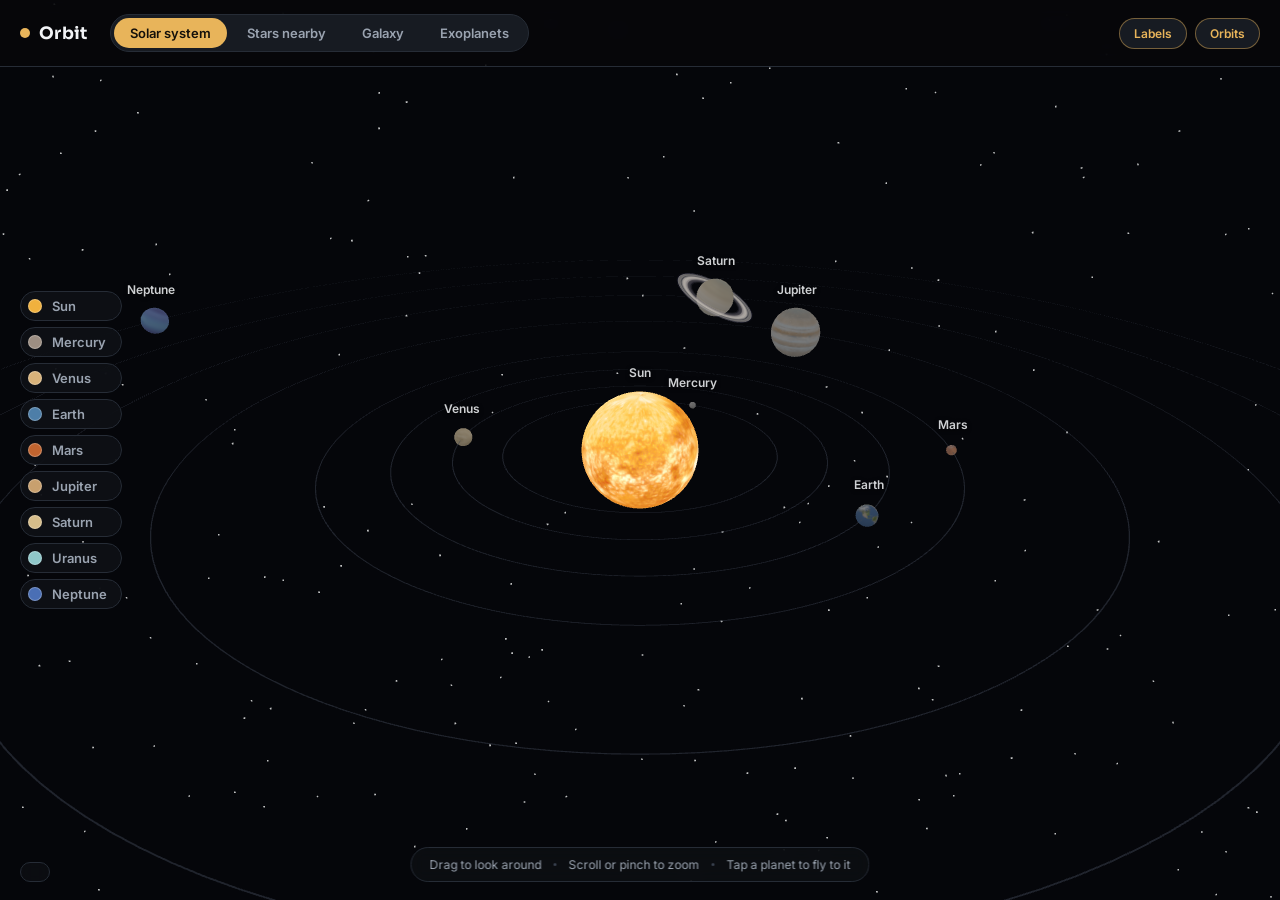
<file: index.html>
<!DOCTYPE html>
<html lang="en">
<head>
<meta charset="UTF-8">
<meta name="viewport" content="width=device-width, initial-scale=1.0">
<title>Orbit - Explore planets, nearby stars, and the Milky Way</title>
<meta name="description" content="An interactive tour from the solar system out to the Milky Way: every planet up close, the real stars within 16 light-years, our galaxy with real objects marked, and the exoplanets found around other stars.">
<link rel="icon" href="data:image/svg+xml,%3Csvg xmlns='http://www.w3.org/2000/svg' viewBox='0 0 16 16'%3E%3Ccircle cx='8' cy='8' r='5' fill='%23e8b45a'/%3E%3C/svg%3E">
<link rel="preconnect" href="https://fonts.googleapis.com">
<link rel="preconnect" href="https://fonts.gstatic.com" crossorigin>
<link href="https://fonts.googleapis.com/css2?family=Sora:wght@500;600;700&family=Inter:wght@400;500;600&display=swap" rel="stylesheet">
<link rel="stylesheet" href="css/style.css">
<script type="importmap">
{ "imports": { "three": "./vendor/three.module.js" } }
</script>
<link rel="canonical" href="https://orbit-explorer-psi.vercel.app/">
<meta property="og:type" content="website">
<meta property="og:title" content="Orbit - Explore planets, nearby stars, and the Milky Way">
<meta property="og:description" content="An interactive tour from the solar system out to the Milky Way: every planet up close, the real stars within 16 light-years, our galaxy with real objects marked, and the exoplanets found so far.">
<meta property="og:url" content="https://orbit-explorer-psi.vercel.app/">
<meta property="og:site_name" content="Orbit Explorer">
<meta name="twitter:card" content="summary">
<script type="application/ld+json">
{
  "@context": "https://schema.org",
  "@type": "WebApplication",
  "name": "Orbit Explorer",
  "url": "https://orbit-explorer-psi.vercel.app/",
  "description": "Interactive space-exploration web app: planets up close, real nearby stars, the Milky Way with real objects marked, and discovered exoplanets.",
  "applicationCategory": "EducationalApplication",
  "operatingSystem": "Any",
  "offers": {"@type": "Offer", "price": "0", "priceCurrency": "USD"},
  "author": {"@type": "Person", "name": "Siva Dheeraj", "url": "https://sivadheeraj.vercel.app/"}
}
</script>
</head>
<body>

<canvas id="scene"></canvas>

<header class="topbar">
  <div class="brand">
    <span class="brand-dot"></span>
    <span class="brand-name">Orbit</span>
  </div>
  <nav class="mode-tabs">
    <button class="mode-tab active" id="tab-system" type="button">Solar system</button>
    <button class="mode-tab" id="tab-neighborhood" type="button">Stars nearby</button>
    <button class="mode-tab" id="tab-galaxy" type="button">Galaxy</button>
    <button class="mode-tab" id="tab-exo" type="button">Exoplanets</button>
  </nav>
  <div class="topbar-right">
    <button class="icon-btn" id="toggle-labels" type="button" aria-pressed="true" title="Toggle labels">Labels</button>
    <button class="icon-btn" id="toggle-orbits" type="button" aria-pressed="true" title="Toggle orbit paths">Orbits</button>
  </div>
</header>

<aside class="planet-rail" id="planet-rail" aria-label="Choose a planet"></aside>

<section class="panel" id="panel" hidden>
  <button class="panel-collapse" id="panel-collapse" type="button" aria-label="Collapse panel">_</button>
  <button class="panel-close" id="panel-close" type="button" aria-label="Close">&times;</button>
  <p class="panel-eyebrow" id="panel-eyebrow"></p>
  <h1 class="panel-title" id="panel-title"></h1>
  <p class="panel-tagline" id="panel-tagline"></p>
  <p class="panel-desc" id="panel-desc"></p>
  <dl class="fact-grid" id="panel-facts"></dl>
  <button class="panel-action" id="panel-action" type="button" hidden></button>
  <p class="panel-source" id="panel-source"></p>
</section>

<div class="hint" id="hint">
  <span>Drag to look around</span><span class="hint-sep"></span><span>Scroll or pinch to zoom</span><span class="hint-sep"></span><span>Tap a planet to fly to it</span>
</div>

<div class="view-caption" id="view-caption"></div>

<section class="exo" id="exo" hidden>
  <div class="exo-scroll">
    <header class="exo-head">
      <p class="exo-eyebrow">Beyond our Sun</p>
      <h1>Exoplanets: planets around other stars</h1>
      <p class="exo-lede">
        Astronomers have confirmed more than 6,400 planets orbiting other stars. Most are found with the
        <strong>transit method</strong>: when a planet crosses in front of its star, the star's light dips by a tiny
        amount. If the dip repeats on a steady schedule, that is a strong planet candidate - astronomers then run
        follow-up checks to confirm it, because other things (like a second star passing behind) can mimic the dip. This is a selection of the most interesting ones found so far, with real data from the
        NASA Exoplanet Archive.
      </p>
    </header>

    <div class="transit-demo">
      <div class="transit-stage">
        <div class="transit-star"></div>
        <div class="transit-planet"></div>
      </div>
      <div class="transit-chart">
        <svg viewBox="0 0 320 90" preserveAspectRatio="none" aria-hidden="true">
          <path class="curve" d="M0,30 L95,30 L110,30 Q120,62 130,62 Q140,62 150,30 L170,30 L185,30 Q195,62 205,62 Q215,62 225,30 L320,30" fill="none"/>
          <text x="12" y="80" class="curve-label">star brightness</text>
          <text x="212" y="80" class="curve-label">time &rarr;</text>
        </svg>
        <p class="transit-caption">Each dip in the curve is one transit: a planet blocking a little of its star's light.</p>
      </div>
    </div>

    <h2 class="exo-subhead">TRAPPIST-1: seven Earth-sized worlds, one star</h2>
    <p class="exo-note">A single ultra-cool dwarf star 40.5 light-years away hosts seven rocky planets, several in the zone where liquid water could exist. The full system, from the NASA Exoplanet Archive:</p>
    <div class="trappist-row" id="trappist-row"></div>

    <h2 class="exo-subhead">Notable exoplanets</h2>
    <div class="exo-grid" id="exo-grid"></div>

    <footer class="site-footer">
      <p>Planet and Sun textures: <a href="https://www.solarsystemscope.com/textures/" target="_blank" rel="noopener">Solar System Scope</a>, used under <a href="https://creativecommons.org/licenses/by/4.0/" target="_blank" rel="noopener">CC BY 4.0</a>. Planet data: <a href="https://nssdc.gsfc.nasa.gov/planetary/factsheet/" target="_blank" rel="noopener">NASA Planetary Fact Sheet (metric)</a> and <a href="https://nssdc.gsfc.nasa.gov/planetary/factsheet/sunfact.html" target="_blank" rel="noopener">NASA Sun Fact Sheet</a>. Exoplanet data: <a href="https://exoplanetarchive.ipac.caltech.edu/" target="_blank" rel="noopener">NASA Exoplanet Archive</a>, Planetary Systems Composite Parameters table, retrieved 25 Oct 2026. Exoplanet sizes are shown relative to Earth; no real surface images exist for these distant worlds. Solar system view: planet sizes and distances are enlarged for visibility and not to scale; lighting is brightened beyond physical accuracy so every world stays visible.</p>
      <p>Stars nearby view: positions, spectral types and planet counts from the <a href="https://simbad.cds.unistra.fr/simbad/" target="_blank" rel="noopener">SIMBAD astronomical database</a> (CDS, Strasbourg), all objects with a measured parallax greater than 200 mas, retrieved 25 Oct 2026; a few very faint objects may lack catalogued parallaxes. Galaxy view: marker coordinates from the <a href="http://cds.u-strasbg.fr/" target="_blank" rel="noopener">CDS Sesame</a> resolver (J2000); distances are standard published estimates, rounded. Milky Way size, shape and the Sun's orbit: <a href="https://imagine.gsfc.nasa.gov/science/objects/milkyway1.html" target="_blank" rel="noopener">NASA Imagine the Universe</a> and <a href="https://science.nasa.gov/universe/exoplanets/our-milky-way-galaxy-how-big-is-space/" target="_blank" rel="noopener">NASA Science</a>; Sagittarius A* mass and distance: <a href="https://www.nasa.gov/universe/nasa-animation-sizes-up-the-universes-biggest-black-holes/" target="_blank" rel="noopener">NASA</a>. The galaxy's spiral pattern is an artist's rendering - no photograph of the whole Milky Way exists from outside it.</p>
    </footer>
  </div>
</section>

<script type="module" src="js/app.js"></script>
</body>
</html>
</file>
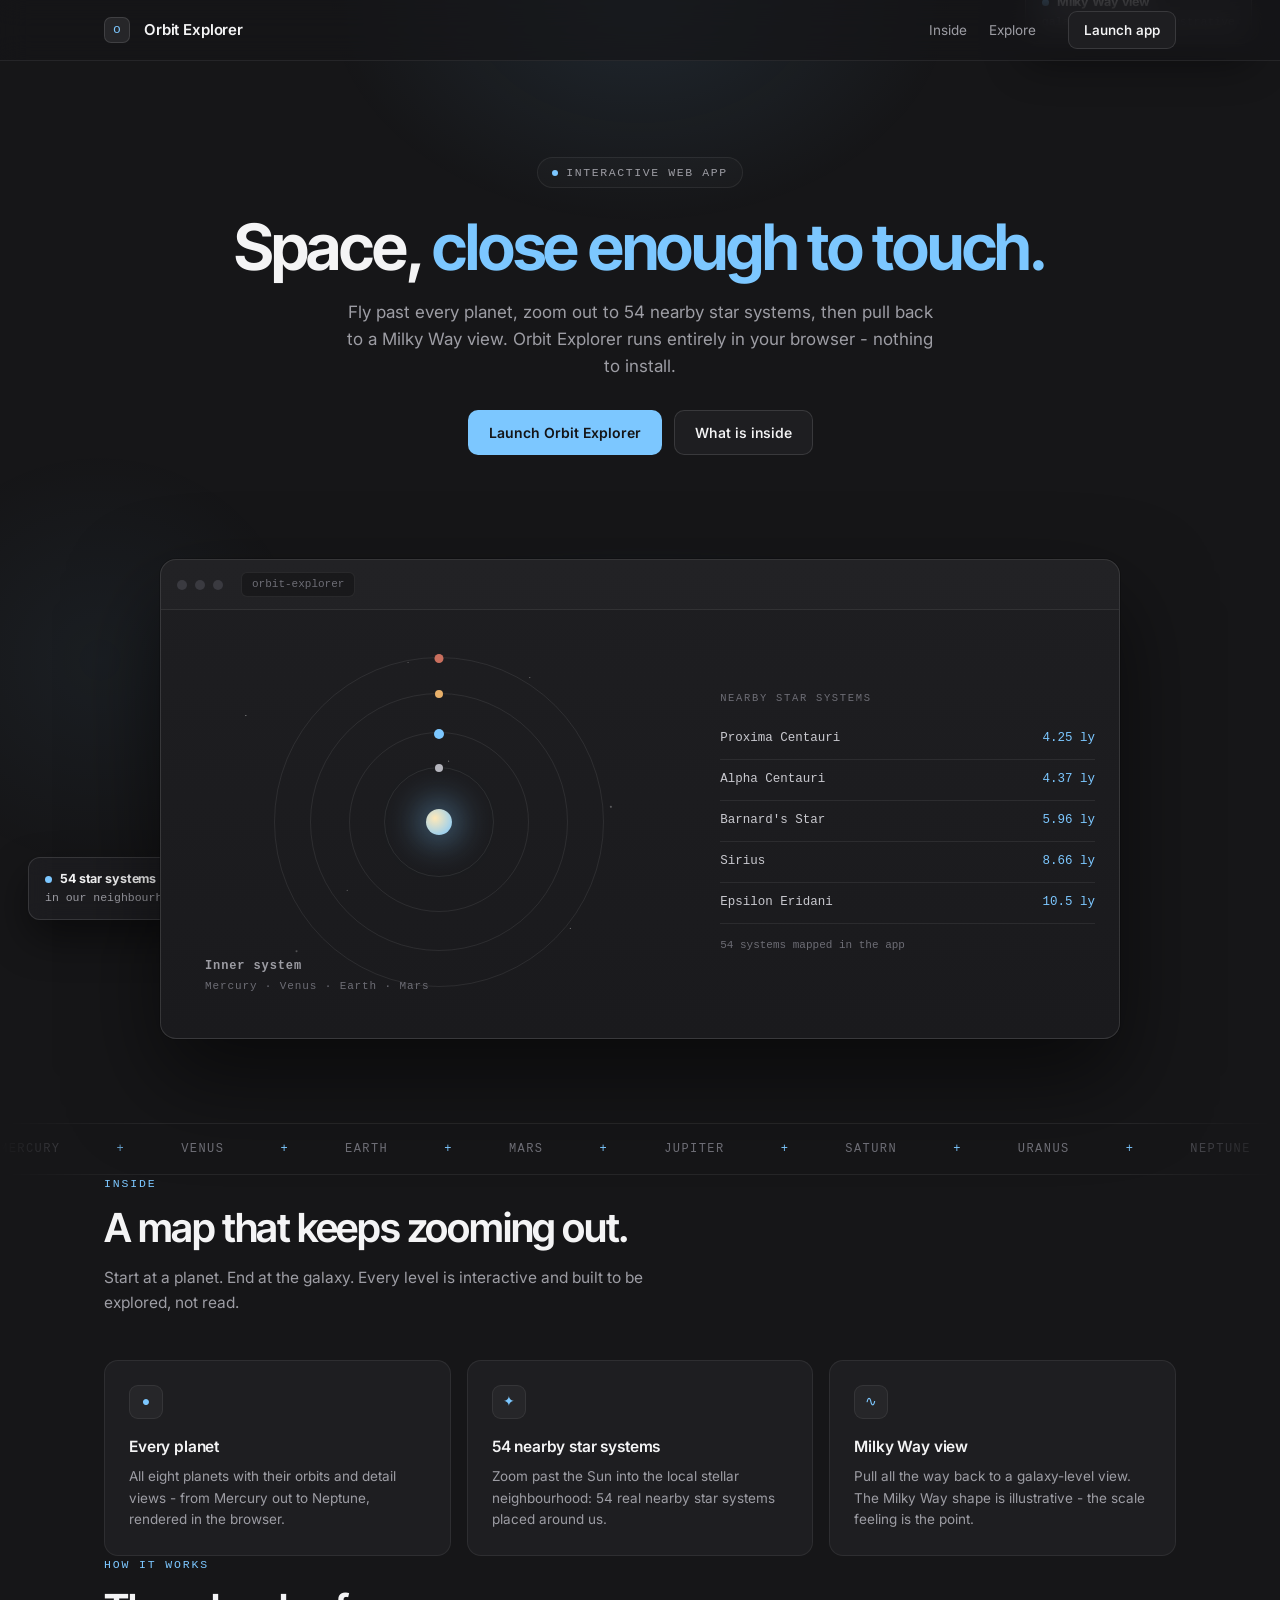
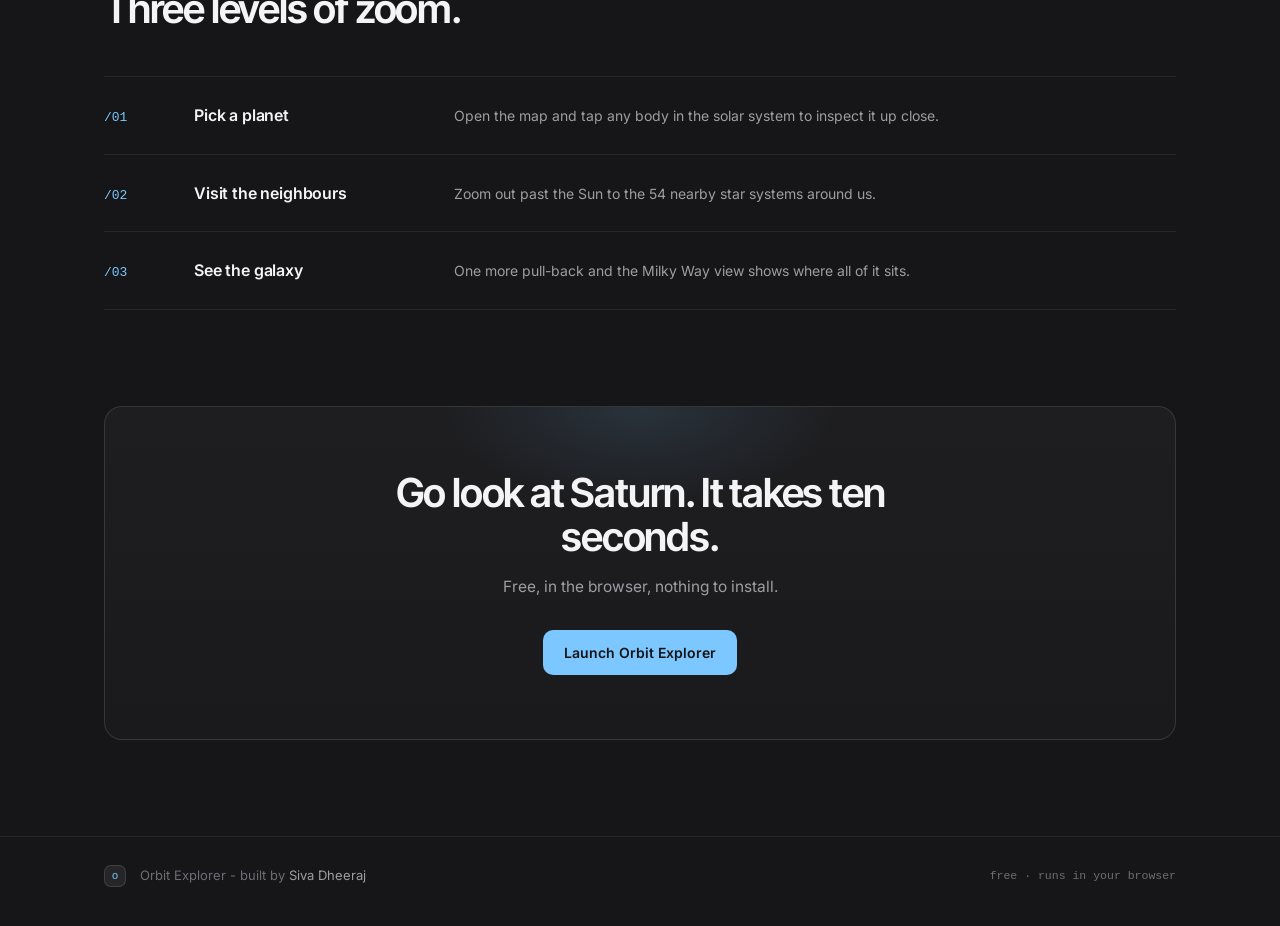
<file: landing.html>
<!doctype html>
<html lang="en"><head>
<meta charset="utf-8">
<meta name="viewport" content="width=device-width,initial-scale=1">
<title>Orbit Explorer - The solar system in your browser</title>
<meta name="description" content="Explore every planet, 54 nearby star systems and a Milky Way view - an interactive space map that runs free in your browser.">
<link rel="icon" href="data:image/svg+xml,<svg xmlns='http://www.w3.org/2000/svg' viewBox='0 0 100 100'><rect width='100' height='100' rx='22' fill='%23161618'/><text x='50' y='68' font-size='52' text-anchor='middle' fill='%237cc7ff' font-family='monospace'>o</text></svg>">
<link rel="preconnect" href="https://fonts.googleapis.com">
<link rel="preconnect" href="https://fonts.gstatic.com" crossorigin>
<link href="https://fonts.googleapis.com/css2?family=Inter:wght@400..700&family=Inter+Tight:wght@500..800&display=swap" rel="stylesheet">
<style>

:root{
  --bg:#161618; --bg2:#1a1a1d; --panel:#1e1e21; --panel2:#262629;
  --border:rgba(255,255,255,.07); --border2:rgba(255,255,255,.12);
  --text:#f4f4f5; --muted:#9d9da4; --dim:#6d6d75;
  --mono:ui-monospace,'SF Mono','Cascadia Code',Menlo,Consolas,monospace;
}
*{margin:0;padding:0;box-sizing:border-box}
html{scroll-behavior:smooth}
body{background:var(--bg);color:var(--text);font-family:'Inter',-apple-system,sans-serif;
  -webkit-font-smoothing:antialiased;overflow-x:hidden;line-height:1.5}
::selection{background:var(--accent);color:#161618}
a{color:inherit;text-decoration:none}
.wrap{max-width:1120px;margin:0 auto;padding:0 24px}
.mono{font-family:var(--mono)}
/* ambient glow */
.glow{position:fixed;inset:0;pointer-events:none;z-index:0}
.glow::before{content:"";position:absolute;top:-320px;left:50%;width:900px;height:640px;
  transform:translateX(-50%);background:radial-gradient(closest-side,var(--accent),transparent 70%);
  opacity:.10;animation:drift 14s ease-in-out infinite alternate}
.glow::after{content:"";position:absolute;top:40%;left:-200px;width:600px;height:600px;
  background:radial-gradient(closest-side,var(--accent),transparent 70%);
  opacity:.05;animation:drift 18s ease-in-out infinite alternate-reverse}
@keyframes drift{from{transform:translate(-50%,0) }to{transform:translate(-46%,40px)}}
.glow::after{transform:none}
/* nav */
nav{position:sticky;top:0;z-index:50;backdrop-filter:blur(14px);
  background:rgba(22,22,24,.72);border-bottom:1px solid var(--border)}
.nav-in{display:flex;align-items:center;gap:14px;height:60px}
.mark{width:26px;height:26px;border-radius:7px;background:var(--panel2);
  border:1px solid var(--border2);display:grid;place-items:center;
  font-family:var(--mono);font-size:13px;color:var(--accent)}
.brand{font-weight:600;letter-spacing:-.01em;font-size:15px}
.nav-links{margin-left:auto;display:flex;gap:22px;font-size:13.5px;color:var(--muted)}
.nav-links a:hover{color:var(--text)}
.btn{display:inline-flex;align-items:center;gap:8px;border-radius:9px;font-size:13.5px;
  font-weight:550;padding:8px 15px;border:1px solid var(--border2);color:var(--text);
  background:var(--panel);transition:transform .18s ease,border-color .18s ease,background .18s ease}
.btn:hover{transform:translateY(-1px);border-color:rgba(255,255,255,.2)}
.btn.acc{background:var(--accent);border-color:transparent;color:#141416;font-weight:600}
.btn.acc:hover{filter:brightness(1.08)}
nav .btn{margin-left:18px}
/* hero */
.hero{padding:96px 0 40px;text-align:center;position:relative;z-index:1}
.kicker{display:inline-flex;align-items:center;gap:8px;font-family:var(--mono);
  font-size:11.5px;letter-spacing:.14em;color:var(--muted);text-transform:uppercase;
  border:1px solid var(--border);border-radius:999px;padding:6px 14px;background:rgba(255,255,255,.02)}
.dot{width:6px;height:6px;border-radius:50%;background:var(--accent);animation:pulse 2s infinite}
@keyframes pulse{0%,100%{box-shadow:0 0 0 0 color-mix(in srgb,var(--accent) 45%,transparent)}
  55%{box-shadow:0 0 0 6px transparent}}
h1{font-family:'Inter Tight','Inter',sans-serif;font-size:clamp(40px,6vw,64px);
  letter-spacing:-.035em;line-height:1.04;font-weight:650;margin:26px auto 18px;max-width:820px}
h1 .acc{color:var(--accent)}
.sub{color:var(--muted);font-size:17px;max-width:600px;margin:0 auto 30px;line-height:1.6}
.cta{display:flex;gap:12px;justify-content:center;flex-wrap:wrap}
.cta .btn{padding:11px 20px;font-size:14px;border-radius:10px}
/* mock frame */
.stage{position:relative;z-index:1;margin:64px auto 0;max-width:960px}
.frame{position:relative;border-radius:16px;border:1px solid var(--border2);
  background:linear-gradient(180deg,var(--panel),var(--bg2));
  box-shadow:0 40px 90px rgba(0,0,0,.55),0 0 0 1px rgba(0,0,0,.2);overflow:hidden;text-align:left}
.frame-glow{position:absolute;inset:-60px -40px auto;height:300px;z-index:-1;
  background:radial-gradient(closest-side,var(--accent),transparent 70%);opacity:.12;filter:blur(10px)}
.chrome{display:flex;align-items:center;gap:8px;padding:12px 16px;
  border-bottom:1px solid var(--border);background:rgba(255,255,255,.02)}
.chrome i{width:10px;height:10px;border-radius:50%;background:#3a3a40;display:block}
.chrome .url{margin-left:10px;font-family:var(--mono);font-size:11px;color:var(--dim);
  background:rgba(0,0,0,.25);border:1px solid var(--border);border-radius:6px;padding:3px 10px}
.body{padding:22px 24px 26px;font-family:var(--mono);font-size:13px;line-height:1.75;color:#c9c9cf}
/* floating toasts */
.toast{position:absolute;border-radius:12px;border:1px solid var(--border2);
  background:rgba(30,30,33,.82);backdrop-filter:blur(10px);padding:12px 16px;
  box-shadow:0 18px 40px rgba(0,0,0,.45);font-size:12.5px;animation:float 7s ease-in-out infinite}
.toast b{display:block;font-size:12.5px;letter-spacing:-.01em}
.toast span{color:var(--muted);font-size:11.5px;font-family:var(--mono)}
.toast .t-dot{display:inline-block;width:7px;height:7px;border-radius:50%;
  background:var(--accent);margin-right:8px;animation:pulse 2s infinite}
.t1{top:-20px;right:28px;animation-delay:.6s}
.t2{bottom:-20px;left:28px;animation-delay:1.4s}
@keyframes float{0%,100%{transform:translateY(0)}50%{transform:translateY(-10px)}}
/* marquee */
.marq{margin:84px 0 0;border-top:1px solid var(--border);border-bottom:1px solid var(--border);
  overflow:hidden;position:relative;z-index:1;
  -webkit-mask-image:linear-gradient(90deg,transparent,#000 12%,#000 88%,transparent);
  mask-image:linear-gradient(90deg,transparent,#000 12%,#000 88%,transparent)}
.marq-in{display:flex;gap:56px;width:max-content;padding:16px 0;animation:marq 30s linear infinite;
  font-family:var(--mono);font-size:12px;letter-spacing:.12em;color:var(--dim);text-transform:uppercase}
.marq-in span{display:flex;align-items:center;gap:56px}
.marq-in i{color:var(--accent);font-style:normal}
@keyframes marq{to{transform:translateX(-50%)}}
/* sections */
section{position:relative;z-index:1;padding:96px 0 0}
.sec-kick{font-family:var(--mono);font-size:11.5px;letter-spacing:.16em;color:var(--accent);
  text-transform:uppercase;margin-bottom:14px}
h2{font-family:'Inter Tight','Inter',sans-serif;font-size:clamp(28px,3.6vw,40px);
  letter-spacing:-.03em;font-weight:620;line-height:1.12;max-width:640px}
.sec-sub{color:var(--muted);margin-top:14px;max-width:560px;font-size:15.5px;line-height:1.65}
.cards{display:grid;grid-template-columns:repeat(3,1fr);gap:16px;margin-top:44px}
.card{background:var(--panel);border:1px solid var(--border);border-radius:14px;padding:24px;
  transition:transform .2s ease,border-color .2s ease}
.card:hover{transform:translateY(-4px);border-color:var(--border2)}
.card .ic{width:34px;height:34px;border-radius:9px;background:rgba(255,255,255,.04);
  border:1px solid var(--border);display:grid;place-items:center;color:var(--accent);
  font-family:var(--mono);font-size:14px;margin-bottom:16px}
.card h3{font-size:15.5px;font-weight:600;letter-spacing:-.01em;margin-bottom:8px}
.card p{color:var(--muted);font-size:13.5px;line-height:1.6}
/* steps */
.steps{margin-top:44px;border-top:1px solid var(--border)}
.step{display:grid;grid-template-columns:70px 240px 1fr;gap:20px;align-items:baseline;
  padding:26px 0;border-bottom:1px solid var(--border)}
.step .n{font-family:var(--mono);color:var(--accent);font-size:13px}
.step h3{font-size:16px;font-weight:600;letter-spacing:-.01em}
.step p{color:var(--muted);font-size:14px;line-height:1.6;max-width:520px}
/* cta band */
.band{margin-top:96px;border:1px solid var(--border2);border-radius:18px;
  background:linear-gradient(180deg,var(--panel),var(--bg2));padding:64px 40px;text-align:center;
  position:relative;overflow:hidden}
.band::before{content:"";position:absolute;top:-140px;left:50%;transform:translateX(-50%);
  width:560px;height:280px;background:radial-gradient(closest-side,var(--accent),transparent 70%);opacity:.12}
.band h2{margin:0 auto 14px}
.band .sec-sub{margin:0 auto 30px;text-align:center}
/* footer */
footer{margin-top:96px;border-top:1px solid var(--border);padding:28px 0 40px;position:relative;z-index:1}
.foot{display:flex;align-items:center;gap:14px;color:var(--dim);font-size:13px}
.foot a{color:var(--muted)}.foot a:hover{color:var(--text)}
.foot .right{margin-left:auto;font-family:var(--mono);font-size:11.5px}
/* rise-in */
.rise{opacity:0;animation:rise .9s cubic-bezier(.2,.7,.2,1) forwards}
@keyframes rise{from{opacity:0;transform:translateY(18px)}to{opacity:1;transform:none}}
.d1{animation-delay:.05s}.d2{animation-delay:.15s}.d3{animation-delay:.25s}
.d4{animation-delay:.35s}.d5{animation-delay:.5s}.d6{animation-delay:.65s}
@media (prefers-reduced-motion:reduce){*{animation:none!important;transition:none!important}.rise{opacity:1}}
@media (max-width:900px){
  .cards{grid-template-columns:1fr}
  .step{grid-template-columns:48px 1fr;grid-template-rows:auto auto}
  .step p{grid-column:2}
  .t1{right:8px}.t2{left:8px}
  .nav-links{display:none}
  .hero{padding:64px 0 24px}
}
/* --- per-project mock pieces --- */
/* terminal */
.tk-c{color:var(--dim)} .tk-a{color:var(--accent)} .tk-w{color:#f4f4f5} .tk-g{color:#6d6d75}
.term-line{display:block;white-space:pre-wrap;word-break:break-word}
/* diff */
.diff-add{color:var(--accent)} .diff-del{color:#e06c75} .diff-mod{color:#e5c07b}
/* orbit */
.cosmos{position:relative;height:380px;display:grid;place-items:center}
.starfield{position:absolute;inset:0;
  background-image:radial-gradient(1px 1px at 12% 22%,rgba(255,255,255,.5),transparent),
  radial-gradient(1px 1px at 68% 12%,rgba(255,255,255,.35),transparent),
  radial-gradient(1.5px 1.5px at 84% 46%,rgba(255,255,255,.4),transparent),
  radial-gradient(1px 1px at 32% 68%,rgba(255,255,255,.3),transparent),
  radial-gradient(1px 1px at 52% 34%,rgba(255,255,255,.45),transparent),
  radial-gradient(1.5px 1.5px at 22% 84%,rgba(255,255,255,.3),transparent),
  radial-gradient(1px 1px at 76% 78%,rgba(255,255,255,.4),transparent),
  radial-gradient(1px 1px at 44% 8%,rgba(255,255,255,.3),transparent)}
.sun{position:absolute;width:26px;height:26px;border-radius:50%;
  background:radial-gradient(circle at 35% 35%,#ffe9b8,var(--accent));
  box-shadow:0 0 34px 8px color-mix(in srgb,var(--accent) 45%,transparent)}
.orb{position:absolute;border:1px solid rgba(255,255,255,.08);border-radius:50%;
  animation:spin linear infinite}
.orb i{position:absolute;top:-4px;left:50%;width:8px;height:8px;border-radius:50%;
  transform:translateX(-50%)}
.o1{width:110px;height:110px;animation-duration:7s}.o1 i{background:#b5b5bd}
.o2{width:180px;height:180px;animation-duration:12s}.o2 i{background:var(--accent);width:10px;height:10px}
.o3{width:258px;height:258px;animation-duration:19s}.o3 i{background:#e8b06a}
.o4{width:330px;height:330px;animation-duration:28s}.o4 i{background:#c96f5e;width:9px;height:9px}
@keyframes spin{to{transform:rotate(360deg)}}
.cosmos .tag{position:absolute;bottom:16px;left:20px;font-family:var(--mono);font-size:11px;
  color:var(--dim);letter-spacing:.08em}
.cosmos .tag b{color:var(--muted);display:block;font-size:12px}
.cosmos-wrap{display:grid;grid-template-columns:1.15fr .85fr;gap:28px;align-items:center}
.syslist{font-size:12.5px}
.syslist-h{font-size:10.5px;letter-spacing:.16em;color:var(--dim);text-transform:uppercase;margin-bottom:12px}
.sys{display:flex;justify-content:space-between;padding:9px 0;border-bottom:1px solid var(--border);color:#c9c9cf}
.sys span:last-child{color:var(--accent)}
.syslist-f{margin-top:12px;color:var(--dim);font-size:11px}
@media (max-width:900px){.cosmos-wrap{grid-template-columns:1fr}}
/* chat */
.chat-q{color:#c9c9cf;margin-bottom:14px}
.chat-q b,.chat-a b{color:var(--dim);display:block;font-size:10.5px;letter-spacing:.14em;
  text-transform:uppercase;margin-bottom:5px;font-weight:500}
.chat-a{background:rgba(255,255,255,.03);border:1px solid var(--border);border-radius:10px;
  padding:12px 14px;margin-bottom:14px;color:#c9c9cf}
.chat-f{border-left:2px solid var(--accent);padding:4px 0 4px 14px;color:#c9c9cf}
.chat-f .fb{color:var(--accent);font-size:11px;letter-spacing:.1em}

:root{--accent:#7cc7ff}
</style></head>
<body>
<div class="glow"></div>
<nav><div class="wrap nav-in">
  <div class="mark">o</div><div class="brand">Orbit Explorer</div>
  <div class="nav-links"><a href="#features">Inside</a><a href="#how">Explore</a></div>
  <a class="btn" href="/app">Launch app</a>
</div></nav>

<header class="hero wrap">
  <div class="kicker rise d1"><span class="dot"></span>Interactive web app</div>
  <h1 class="rise d2">Space, <span class="acc">close enough to touch.</span></h1>
  <p class="sub rise d3">Fly past every planet, zoom out to 54 nearby star systems, then pull back to a Milky Way view. Orbit Explorer runs entirely in your browser - nothing to install.</p>
  <div class="cta rise d4">
    <a class="btn acc" href="/app">Launch Orbit Explorer</a>
    <a class="btn" href="#features">What is inside</a>
  </div>
</header>

<div class="wrap"><div class="stage rise d5">
  <div class="frame-glow"></div>
  <div class="frame">
    <div class="chrome"><i></i><i></i><i></i><span class="url">orbit-explorer</span></div>
    <div class="body"><div class="cosmos-wrap"><div class="cosmos">
  <div class="starfield"></div>
  <div class="sun"></div>
  <div class="orb o1"><i></i></div>
  <div class="orb o2"><i></i></div>
  <div class="orb o3"><i></i></div>
  <div class="orb o4"><i></i></div>
  <div class="tag"><b>Inner system</b>Mercury · Venus · Earth · Mars</div>
</div>
<div class="syslist">
  <div class="syslist-h">Nearby star systems</div>
  <div class="sys"><span>Proxima Centauri</span><span>4.25 ly</span></div>
  <div class="sys"><span>Alpha Centauri</span><span>4.37 ly</span></div>
  <div class="sys"><span>Barnard's Star</span><span>5.96 ly</span></div>
  <div class="sys"><span>Sirius</span><span>8.66 ly</span></div>
  <div class="sys"><span>Epsilon Eridani</span><span>10.5 ly</span></div>
  <div class="syslist-f">54 systems mapped in the app</div>
</div></div>
</div></div>
  </div>
  <div class="toast t1"><b><span class="t-dot"></span>Milky Way view</b><span>galaxy shape is illustrative</span></div>
  <div class="toast t2"><b><span class="t-dot"></span>54 star systems</b><span>in our neighbourhood</span></div>
</div></div>

<div class="marq rise d6"><div class="marq-in"><span>mercury<i>+</i>venus<i>+</i>earth<i>+</i>mars<i>+</i>jupiter<i>+</i>saturn<i>+</i>uranus<i>+</i>neptune<i>+</i>54 star systems<i>+</i>milky way</span><span>mercury<i>+</i>venus<i>+</i>earth<i>+</i>mars<i>+</i>jupiter<i>+</i>saturn<i>+</i>uranus<i>+</i>neptune<i>+</i>54 star systems<i>+</i>milky way</span></div></div>

<section class="wrap">
  <div class="sec-kick">Inside</div>
  <h2>A map that keeps zooming out.</h2>
  <p class="sec-sub">Start at a planet. End at the galaxy. Every level is interactive and built to be explored, not read.</p>
  <div class="cards"><div class="card"><div class="ic">&#9679;</div><h3>Every planet</h3><p>All eight planets with their orbits and detail views - from Mercury out to Neptune, rendered in the browser.</p></div><div class="card"><div class="ic">&#10022;</div><h3>54 nearby star systems</h3><p>Zoom past the Sun into the local stellar neighbourhood: 54 real nearby star systems placed around us.</p></div><div class="card"><div class="ic">&#8767;</div><h3>Milky Way view</h3><p>Pull all the way back to a galaxy-level view. The Milky Way shape is illustrative - the scale feeling is the point.</p></div></div>
</section>

<section class="wrap">
  <div class="sec-kick">How it works</div>
  <h2>Three levels of zoom.</h2>
  <div class="steps"><div class="step"><div class="n">/01</div><h3>Pick a planet</h3><p>Open the map and tap any body in the solar system to inspect it up close.</p></div><div class="step"><div class="n">/02</div><h3>Visit the neighbours</h3><p>Zoom out past the Sun to the 54 nearby star systems around us.</p></div><div class="step"><div class="n">/03</div><h3>See the galaxy</h3><p>One more pull-back and the Milky Way view shows where all of it sits.</p></div></div>
</section>

<section class="wrap">
  <div class="band">
    <h2>Go look at Saturn. It takes ten seconds.</h2>
    <p class="sec-sub">Free, in the browser, nothing to install.</p>
    <div class="cta" style="justify-content:center">
      <a class="btn acc" href="/app">Launch Orbit Explorer</a>
    </div>
  </div>
</section>

<footer><div class="wrap foot">
  <div class="mark" style="width:22px;height:22px;font-size:11px">o</div>
  <span>Orbit Explorer - built by <a href="https://github.com/Sivadheeraj5356">Siva Dheeraj</a></span>
  <span class="right">free · runs in your browser</span>
</div></footer>
</body></html>
</file>
<file: css/style.css>
:root {
  --bg: #07080a;
  --surface: #101318;
  --surface-2: #171b22;
  --line: #262c36;
  --text: #f2f4f7;
  --text-dim: #9aa3b0;
  --accent: #e8b45a;
  --accent-soft: rgba(232, 180, 90, 0.14);
  --font-head: 'Sora', system-ui, sans-serif;
  --font-body: 'Inter', system-ui, sans-serif;
}

* { margin: 0; padding: 0; box-sizing: border-box; }
html, body { height: 100%; }
body {
  background: var(--bg);
  color: var(--text);
  font-family: var(--font-body);
  overflow: hidden;
  -webkit-font-smoothing: antialiased;
}

#scene { position: fixed; inset: 0; width: 100%; height: 100%; display: block; touch-action: none; }

/* ---------- top bar ---------- */
.topbar {
  position: fixed; top: 0; left: 0; right: 0; z-index: 20;
  display: flex; align-items: center; gap: 16px;
  padding: 14px 20px;
  background: rgba(7, 8, 10, 0.72);
  backdrop-filter: blur(10px);
  -webkit-backdrop-filter: blur(10px);
  border-bottom: 1px solid var(--line);
}
.brand { display: flex; align-items: center; gap: 9px; margin-right: 6px; }
.brand-dot { width: 10px; height: 10px; border-radius: 50%; background: var(--accent); }
.brand-name { font-family: var(--font-head); font-weight: 700; font-size: 17px; letter-spacing: 0.02em; }

.mode-tabs { display: flex; gap: 4px; background: var(--surface-2); border: 1px solid var(--line); border-radius: 999px; padding: 3px; }
.mode-tab {
  font-family: var(--font-body); font-size: 13px; font-weight: 600;
  color: var(--text-dim); background: transparent; border: 0; border-radius: 999px;
  padding: 7px 16px; cursor: pointer; transition: color .15s, background .15s;
}
.mode-tab.active { background: var(--accent); color: #14100a; }
.mode-tab:not(.active):hover { color: var(--text); }

.topbar-right { margin-left: auto; display: flex; gap: 8px; }
.icon-btn {
  font-family: var(--font-body); font-size: 12px; font-weight: 600;
  color: var(--text-dim); background: var(--surface-2);
  border: 1px solid var(--line); border-radius: 999px;
  padding: 7px 14px; cursor: pointer; transition: color .15s, border-color .15s;
}
.icon-btn[aria-pressed="true"] { color: var(--accent); border-color: rgba(232,180,90,.45); }
.icon-btn:hover { color: var(--text); }

/* ---------- planet rail ---------- */
.planet-rail {
  position: fixed; left: 20px; top: 50%; transform: translateY(-50%); z-index: 15;
  display: flex; flex-direction: column; gap: 6px;
}
.rail-item {
  display: flex; align-items: center; gap: 10px;
  background: rgba(16,19,24,0.75); border: 1px solid var(--line); border-radius: 999px;
  padding: 6px 14px 6px 7px; cursor: pointer;
  color: var(--text-dim); font-size: 13px; font-weight: 600; font-family: var(--font-body);
  backdrop-filter: blur(8px); -webkit-backdrop-filter: blur(8px);
  transition: border-color .15s, color .15s, background .15s;
}
.rail-item:hover { color: var(--text); border-color: #3a4250; }
.rail-item.active { color: var(--text); border-color: var(--accent); background: var(--accent-soft); }
.rail-dot { width: 14px; height: 14px; border-radius: 50%; flex: none; border: 1px solid rgba(255,255,255,0.25); }

/* ---------- info panel ---------- */
.panel {
  position: fixed; right: 20px; top: 76px; bottom: 20px; z-index: 18;
  width: min(400px, calc(100vw - 40px));
  background: rgba(13, 15, 19, 0.92);
  border: 1px solid var(--line); border-radius: 18px;
  padding: 26px 24px; overflow-y: auto;
  backdrop-filter: blur(14px); -webkit-backdrop-filter: blur(14px);
  animation: panel-in .35s cubic-bezier(.2,.8,.2,1);
}
@keyframes panel-in { from { opacity: 0; transform: translateX(24px); } to { opacity: 1; transform: none; } }
.panel-close {
  position: absolute; top: 12px; right: 14px;
  width: 34px; height: 34px; border-radius: 50%;
  background: var(--surface-2); border: 1px solid var(--line);
  color: var(--text-dim); font-size: 19px; cursor: pointer; line-height: 1;
}
.panel-close:hover { color: var(--text); }
.panel-eyebrow { font-size: 11px; font-weight: 600; letter-spacing: 0.14em; text-transform: uppercase; color: var(--accent); margin-bottom: 8px; }
.panel-title { font-family: var(--font-head); font-size: 30px; font-weight: 700; margin-bottom: 6px; }
.panel-tagline { font-size: 14px; color: var(--text-dim); margin-bottom: 16px; }
.panel-desc { font-size: 14px; line-height: 1.65; color: #cfd5dd; margin-bottom: 22px; }
.fact-grid { display: grid; grid-template-columns: 1fr 1fr; gap: 1px; background: var(--line); border: 1px solid var(--line); border-radius: 12px; overflow: hidden; }
.fact-grid > div { background: var(--surface); padding: 12px 14px; }
.fact-grid dt { font-size: 11px; font-weight: 600; letter-spacing: 0.06em; text-transform: uppercase; color: var(--text-dim); margin-bottom: 4px; }
.fact-grid dd { font-size: 14px; font-weight: 600; color: var(--text); }
.panel-source { margin-top: 16px; font-size: 11px; color: #6b7280; line-height: 1.5; }

/* ---------- hint ---------- */
.hint {
  position: fixed; bottom: 18px; left: 50%; transform: translateX(-50%); z-index: 12;
  display: flex; align-items: center; gap: 12px;
  font-size: 12px; color: var(--text-dim);
  background: rgba(13,15,19,0.8); border: 1px solid var(--line); border-radius: 999px;
  padding: 9px 18px; white-space: nowrap;
  backdrop-filter: blur(8px); -webkit-backdrop-filter: blur(8px);
  transition: opacity .6s;
}
.hint.hidden { opacity: 0; pointer-events: none; }
.hint-sep { width: 3px; height: 3px; border-radius: 50%; background: #3a4250; }

/* ---------- exoplanet view ---------- */
.exo {
  position: fixed; inset: 0; z-index: 14;
  background: var(--bg);
  overflow: hidden;
}
.exo-scroll { height: 100%; overflow-y: auto; padding: 110px 24px 60px; max-width: 1080px; margin: 0 auto; }
.exo-eyebrow { font-size: 12px; font-weight: 600; letter-spacing: 0.14em; text-transform: uppercase; color: var(--accent); margin-bottom: 10px; }
.exo-head h1 { font-family: var(--font-head); font-size: clamp(26px, 4vw, 38px); font-weight: 700; margin-bottom: 14px; max-width: 700px; }
.exo-lede { font-size: 15px; line-height: 1.7; color: #c3cad4; max-width: 720px; margin-bottom: 34px; }
.exo-lede strong { color: var(--text); }

.transit-demo {
  display: grid; grid-template-columns: 1fr 1.4fr; gap: 1px;
  background: var(--line); border: 1px solid var(--line); border-radius: 16px; overflow: hidden;
  margin-bottom: 44px;
}
.transit-stage { position: relative; background: var(--surface); min-height: 190px; overflow: hidden; }
.transit-star {
  position: absolute; top: 50%; left: 50%; transform: translate(-50%,-50%);
  width: 110px; height: 110px; border-radius: 50%;
  background: radial-gradient(circle at 40% 38%, #ffe9b8, #f0b13e 55%, #b97c1c);
}
.transit-planet {
  position: absolute; top: 50%; width: 16px; height: 16px; border-radius: 50%;
  background: #0b0d10; border: 1px solid #2c333f;
  animation: transit-pass 5s linear infinite;
}
@keyframes transit-pass {
  0% { left: -4%; transform: translateY(-50%); }
  100% { left: 104%; transform: translateY(-50%); }
}
.transit-chart { background: var(--surface); padding: 22px 24px; display: flex; flex-direction: column; justify-content: center; }
.transit-chart svg { width: 100%; height: 90px; }
.curve { stroke: var(--accent); stroke-width: 2.5; }
.curve-label { fill: var(--text-dim); font-size: 10px; font-family: var(--font-body); }
.transit-caption { margin-top: 10px; font-size: 12.5px; color: var(--text-dim); line-height: 1.5; }

.exo-subhead { font-family: var(--font-head); font-size: 21px; font-weight: 600; margin-bottom: 10px; }
.exo-note { font-size: 14px; line-height: 1.65; color: #c3cad4; max-width: 720px; margin-bottom: 18px; }

.trappist-row {
  display: grid; grid-template-columns: repeat(7, 1fr); gap: 10px; margin-bottom: 44px;
}
.trappist-card {
  background: var(--surface); border: 1px solid var(--line); border-radius: 14px;
  padding: 16px 12px; text-align: center;
}
.trappist-card .t-dot { margin: 0 auto 10px; border-radius: 50%; background: #b98d55; border: 1px solid rgba(255,255,255,0.18); }
.trappist-card .t-name { font-family: var(--font-head); font-weight: 700; font-size: 15px; margin-bottom: 6px; }
.trappist-card .t-fact { font-size: 11px; color: var(--text-dim); line-height: 1.55; }

.exo-grid { display: grid; grid-template-columns: repeat(auto-fill, minmax(300px, 1fr)); gap: 14px; }
.exo-card {
  background: var(--surface); border: 1px solid var(--line); border-radius: 16px;
  padding: 20px; display: flex; flex-direction: column; gap: 12px;
  transition: border-color .15s;
}
.exo-card:hover { border-color: #3a4250; }
.exo-card-top { display: flex; align-items: center; gap: 14px; }
.exo-size { flex: none; display: flex; align-items: flex-end; justify-content: center; width: 64px; height: 64px; position: relative; }
.exo-size .p { border-radius: 50%; border: 1px solid rgba(255,255,255,0.2); }
.exo-size .e { position: absolute; right: 0; bottom: 0; width: 12px; height: 12px; border-radius: 50%; background: transparent; border: 1px dashed #57606d; }
.exo-size .e-label { position: absolute; right: -2px; bottom: -14px; font-size: 9px; color: #57606d; }
.exo-card h3 { font-family: var(--font-head); font-size: 17px; font-weight: 600; }
.exo-card .exo-host { font-size: 12.5px; color: var(--text-dim); margin-top: 2px; }
.exo-badge {
  font-size: 10.5px; font-weight: 600; letter-spacing: 0.05em; text-transform: uppercase;
  color: var(--accent); background: var(--accent-soft); border-radius: 999px; padding: 4px 10px;
  display: inline-block; margin-top: 6px;
}
.exo-card .exo-note2 { font-size: 13px; line-height: 1.6; color: #c3cad4; }
.exo-facts { display: flex; flex-wrap: wrap; gap: 6px 14px; margin-top: auto; padding-top: 12px; border-top: 1px solid var(--line); }
.exo-facts span { font-size: 11.5px; color: var(--text-dim); }
.exo-facts b { color: var(--text); font-weight: 600; }

.site-footer { margin-top: 54px; padding-top: 20px; border-top: 1px solid var(--line); }
.site-footer p { font-size: 11.5px; line-height: 1.7; color: #6b7280; max-width: 760px; }
.site-footer a { color: #8b94a1; }

/* ---------- labels in 3D ---------- */
.planet-label {
  position: absolute; transform: translate(-50%, -140%);
  font-size: 12px; font-weight: 600; font-family: var(--font-body);
  color: rgba(242,244,247,0.85); pointer-events: none;
  text-shadow: 0 1px 4px rgba(0,0,0,0.9);
  white-space: nowrap; z-index: 5;
}

/* ---------- responsive ---------- */
@media (max-width: 900px) {
  .planet-rail {
    left: 0; right: 0; top: auto; bottom: 64px; transform: none;
    flex-direction: row; overflow-x: auto; padding: 4px 14px;
    scrollbar-width: none;
  }
  .planet-rail::-webkit-scrollbar { display: none; }
  .rail-item { flex: none; }
  .panel { top: auto; left: 12px; right: 12px; bottom: 12px; width: auto; max-height: 56vh; }
  .hint { display: none; }
  .transit-demo { grid-template-columns: 1fr; }
  .trappist-row { grid-template-columns: repeat(4, 1fr); }
}
@media (max-width: 560px) {
  .topbar { padding: 10px 12px; gap: 10px; }
  .topbar-right { display: none; }
  .trappist-row { grid-template-columns: repeat(2, 1fr); }
  .exo-scroll { padding: 96px 16px 48px; }
}


/* ---------- collapsible panel ---------- */
.panel .panel-collapse {
  position: absolute; top: 12px; right: 56px;
  width: 34px; height: 34px; border-radius: 50%;
  background: var(--surface-2); border: 1px solid var(--line);
  color: var(--text-dim); font-size: 15px; cursor: pointer; line-height: 1;
}
.panel .panel-collapse:hover { color: var(--text); }
.panel.collapsed .panel-tagline,
.panel.collapsed .panel-desc,
.panel.collapsed .fact-grid,
.panel.collapsed .panel-source { display: none; }
.panel.collapsed { overflow: hidden; }
@media (max-width: 900px) {
  .panel.collapsed { max-height: 96px; }
  .planet-rail { transition: opacity .2s; }
  body.panel-open .planet-rail { opacity: 0; pointer-events: none; }
  body.panel-open.panel-collapsed-body .planet-rail { opacity: 1; pointer-events: auto; bottom: 116px; }
}

.panel.collapsed { bottom: auto; }
@media (max-width: 900px) { .panel.collapsed { bottom: 12px; max-height: 96px; } }

/* ---------- star / marker labels ---------- */
.star-label {
  position: absolute; transform: translate(-50%, -150%);
  font-size: 11px; font-weight: 500; font-family: var(--font-body);
  color: rgba(207, 213, 221, 0.92); pointer-events: none;
  text-shadow: 0 1px 4px rgba(0,0,0,0.95), 0 0 3px rgba(0,0,0,0.9);
  white-space: nowrap; z-index: 5;
}
.ring-label { color: #7d94a8; font-size: 10px; font-weight: 400; }

/* ---------- view caption ---------- */
.view-caption {
  position: fixed; left: 20px; bottom: 18px; z-index: 11;
  max-width: min(380px, calc(100vw - 40px));
  font-size: 11.5px; line-height: 1.55; color: var(--text-dim);
  background: rgba(13,15,19,0.82); border: 1px solid var(--line); border-radius: 12px;
  padding: 9px 14px;
  backdrop-filter: blur(8px); -webkit-backdrop-filter: blur(8px);
}

/* ---------- panel action button ---------- */
.panel-action {
  margin-top: 18px; width: 100%;
  padding: 11px 16px; border-radius: 12px; cursor: pointer;
  border: 1px solid rgba(232,180,90,.45); background: var(--accent-soft);
  color: var(--accent); font-family: var(--font-body); font-weight: 600; font-size: 14px;
  transition: background .15s;
}
.panel-action:hover { background: rgba(232,180,90,.22); }

/* ---------- tab bar overflow ---------- */
.mode-tabs { overflow-x: auto; scrollbar-width: none; max-width: 54vw; }
.mode-tabs::-webkit-scrollbar { display: none; }
.mode-tab { white-space: nowrap; flex: none; }

@media (max-width: 900px) {
  .view-caption { left: 12px; right: 12px; bottom: 64px; max-width: none; }
  .mode-tabs { max-width: none; }
}

/* ---------- mobile: all four tabs visible, no hidden scroll ---------- */
@media (max-width: 560px) {
  .topbar { flex-wrap: wrap; row-gap: 8px; column-gap: 10px; }
  .brand { margin-right: auto; }
  .mode-tabs { order: 3; width: 100%; max-width: none; justify-content: flex-start; }
  .mode-tab { padding: 6px 10px; font-size: 12px; }
  .exo-scroll { padding-top: 120px; }
}
</file>
